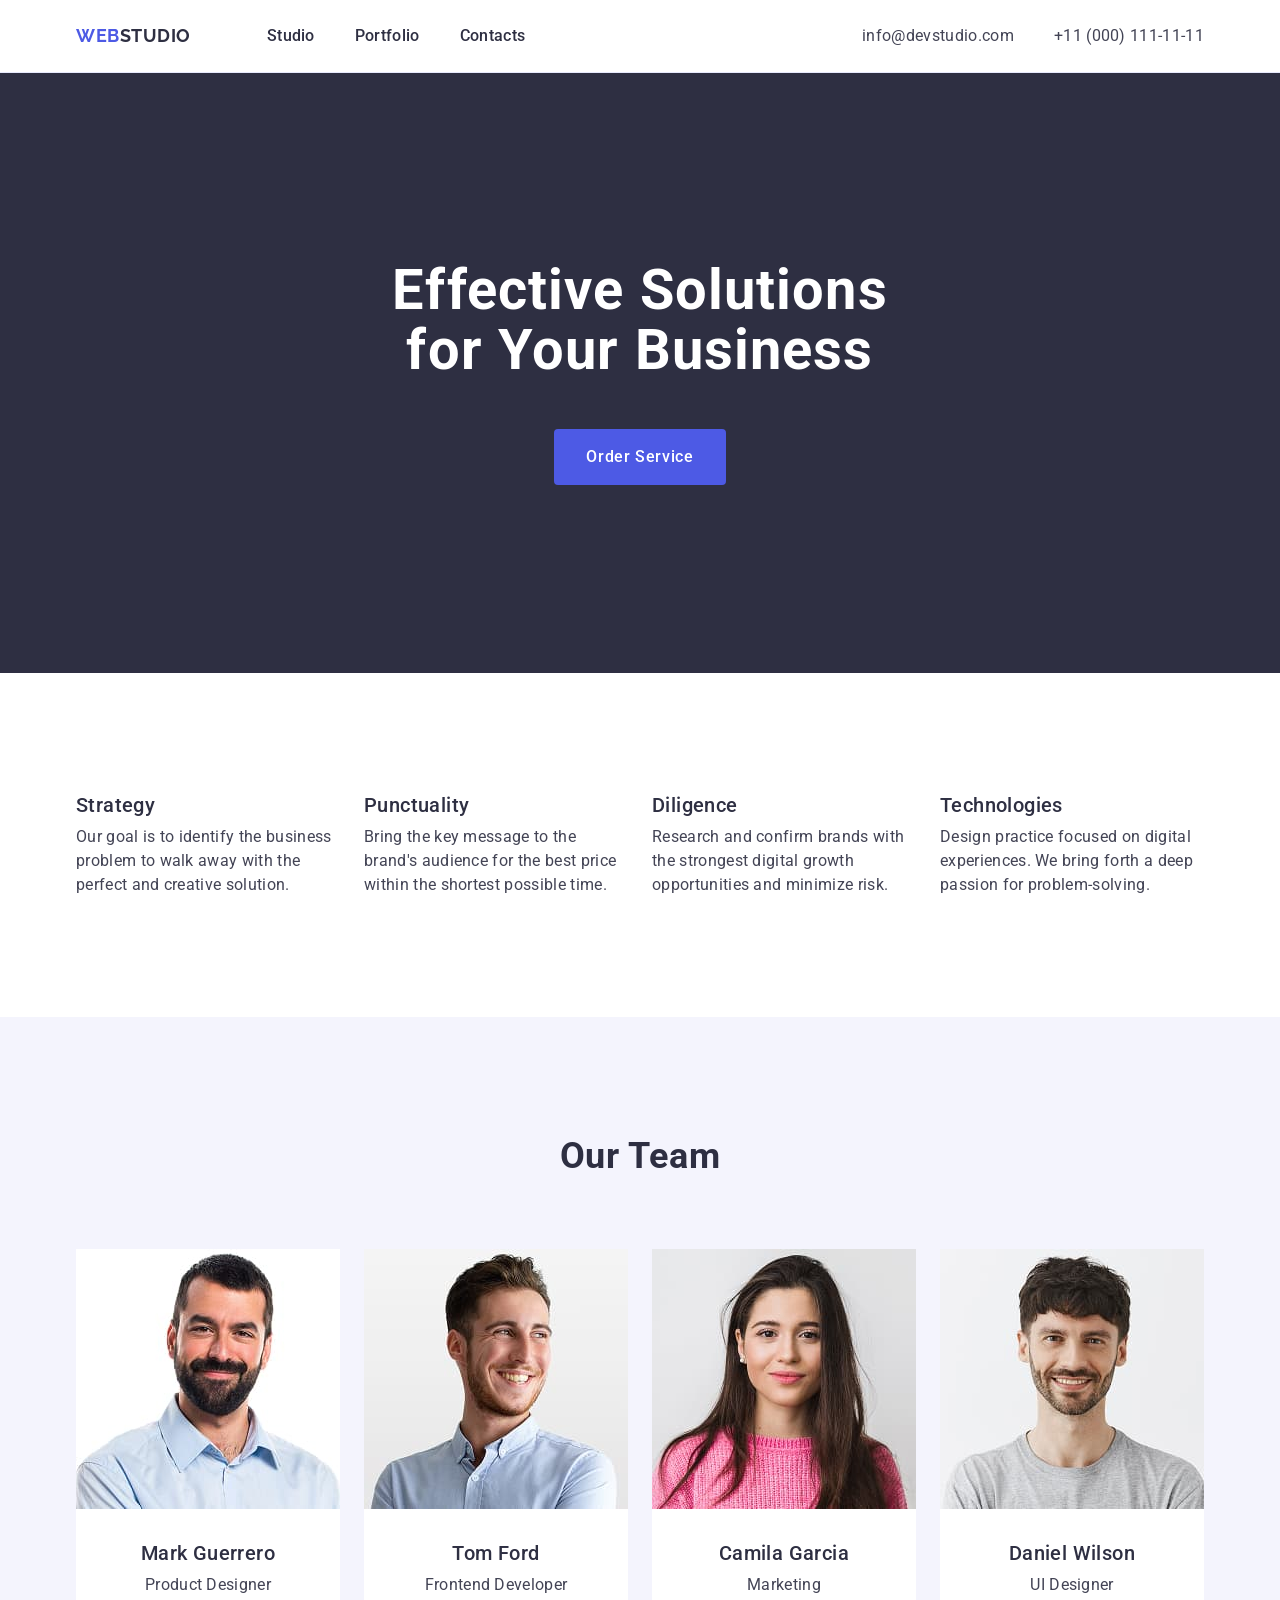
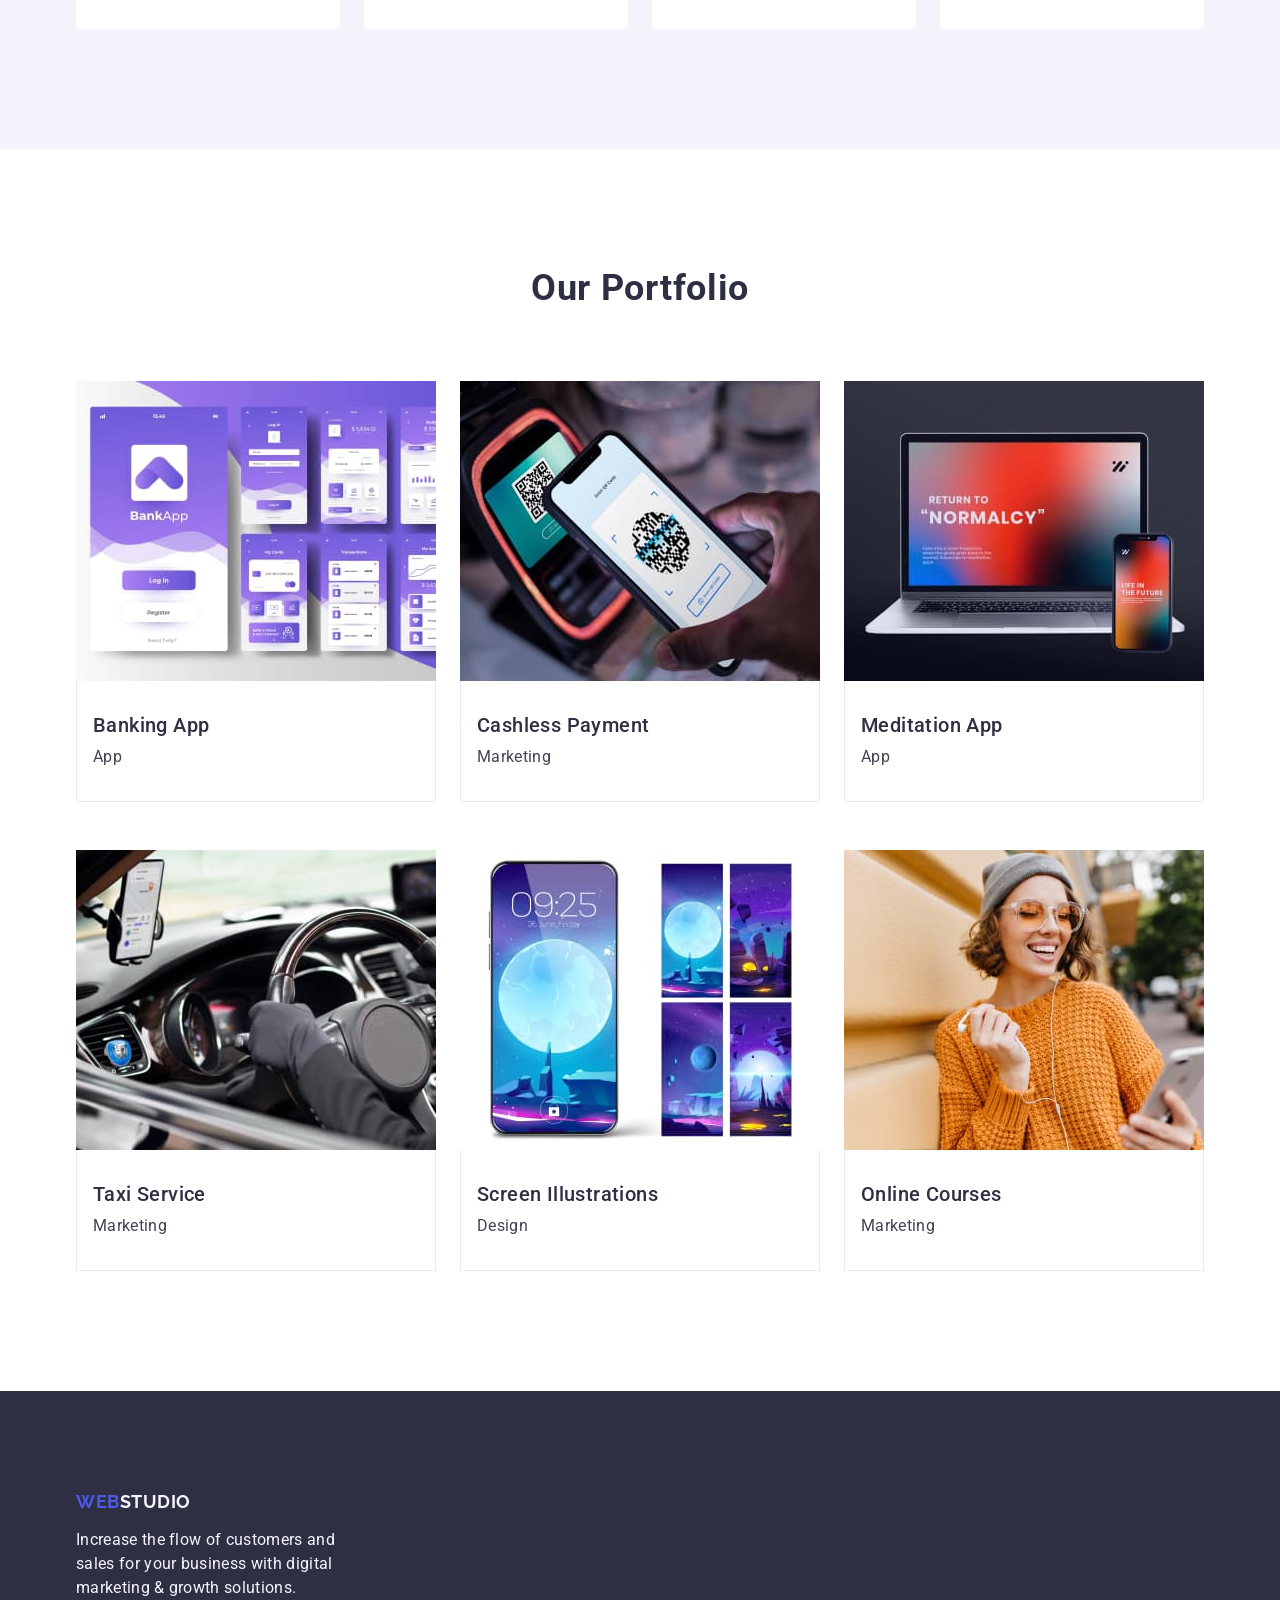
<file: index.html>
<!DOCTYPE html>
<html lang="en">
  <head>
    <meta charset="UTF-8" />
    <meta name="viewport" content="width=device-width, initial-scale=1.0" />
    <title>Web Studio</title>
    <link rel="preconnect" href="https://fonts.googleapis.com" />
    <link rel="preconnect" href="https://fonts.gstatic.com" crossorigin />
    <link
      href="https://fonts.googleapis.com/css2?family=Raleway:wght@700&family=Roboto:wght@400;500;700&display=swap"
      rel="stylesheet"
    />
    <link
      rel="stylesheet"
      href="https://cdn.jsdelivr.net/npm/modern-normalize@2.0.0/modern-normalize.min.css"
    />
    <link rel="stylesheet" href="./css/styles.css" />
  </head>
  <body>
    <div class="page-container">
      <header class="header">
        <div class="container header-container">
          <nav class="navigation">
            <a href="./index.html" class="logo header-link"
              >Web<span class="logo-text">Studio</span></a
            >

            <ul class="nav-list">
              <li>
                <a href="./index.html" class="nav-link header-link">Studio</a>
              </li>
              <li><a href="" class="nav-link header-link">Portfolio</a></li>
              <li><a href="" class="nav-link header-link">Contacts</a></li>
            </ul>
          </nav>

          <address class="contacts">
            <ul class="contacts-list">
              <li>
                <a
                  href="mailto:info@devstudio.com"
                  class="contacts-link header-link"
                  >info@devstudio.com</a
                >
              </li>
              <li>
                <a href="tel:+110001111111" class="contacts-link header-link"
                  >+11 (000) 111-11-11</a
                >
              </li>
            </ul>
          </address>
        </div>
      </header>

      <main>
        <!-- Hero -->
        <section class="hero">
          <div class="container">
            <h1 class="hero-title">Effective Solutions for Your Business</h1>
            <button type="button" class="hero-button">Order Service</button>
          </div>
        </section>

        <!-- Peculiarities -->
        <section class="section">
          <div class="container">
            <!-- This h2 heading should be hided with visually hidden for semantic -->
            <h2 class="visually-hidden">Peculiarities</h2>
            <ul class="peculiarities-list">
              <li class="peculiarities-item">
                <h3 class="peculiarities-card-title">Strategy</h3>
                <p class="peculiarities-card-text">
                  Our goal is to identify the business problem to walk away with
                  the perfect and creative solution.
                </p>
              </li>
              <li class="peculiarities-item">
                <h3 class="peculiarities-card-title">Punctuality</h3>
                <p class="peculiarities-card-text">
                  Bring the key message to the brand's audience for the best
                  price within the shortest possible time.
                </p>
              </li>
              <li class="peculiarities-item">
                <h3 class="peculiarities-card-title">Diligence</h3>
                <p class="peculiarities-card-text">
                  Research and confirm brands with the strongest digital growth
                  opportunities and minimize risk.
                </p>
              </li>
              <li class="peculiarities-item">
                <h3 class="peculiarities-card-title">Technologies</h3>
                <p class="peculiarities-card-text">
                  Design practice focused on digital experiences. We bring forth
                  a deep passion for problem-solving.
                </p>
              </li>
            </ul>
          </div>
        </section>

        <!-- Our Team -->
        <section class="section team">
          <div class="container">
            <h2 class="section-title">Our team</h2>
            <ul class="team-list">
              <li class="team-list-item">
                <img
                  src="./images/teamMember1.jpg"
                  alt="Mark Guerrero portrait"
                  width="264"
                  height="260"
                />
                <div class="team-card-footer">
                  <h3 class="card-title">Mark Guerrero</h3>
                  <p class="team-card-text">Product Designer</p>
                </div>
              </li>
              <li class="team-list-item">
                <img
                  src="./images/teamMember2.jpg"
                  alt="Tom Ford portrait"
                  width="264"
                  height="260"
                />
                <div class="team-card-footer">
                  <h3 class="card-title">Tom Ford</h3>
                  <p class="team-card-text">Frontend Developer</p>
                </div>
              </li>
              <li class="team-list-item">
                <img
                  src="./images/teamMember3.jpg"
                  alt="Camila Garcia portrait"
                  width="264"
                  height="260"
                />
                <div class="team-card-footer">
                  <h3 class="card-title">Camila Garcia</h3>
                  <p class="team-card-text">Marketing</p>
                </div>
              </li>
              <li class="team-list-item">
                <img
                  src="./images/teamMember4.jpg"
                  alt="Daniel Wilson portrait"
                  width="264"
                  height="260"
                />
                <div class="team-card-footer">
                  <h3 class="card-title">Daniel Wilson</h3>
                  <p class="team-card-text">UI Designer</p>
                </div>
              </li>
            </ul>
          </div>
        </section>

        <!-- Portfolio -->
        <section class="section">
          <div class="container">
            <h2 class="section-title">Our Portfolio</h2>
            <ul class="portfolio-list">
              <li class="portfolio-list-item">
                <img
                  src="./images/bankingApp.jpg"
                  alt="Banking App view"
                  width="360"
                  height="300"
                />
                <div class="portfolio-card-footer">
                  <h3 class="card-title">Banking App</h3>
                  <p class="portfolio-card-text">App</p>
                </div>
              </li>
              <li class="portfolio-list-item">
                <img
                  src="./images/cashless.jpg"
                  alt="Mobile phone and terminal"
                  width="360"
                  height="300"
                />
                <div class="portfolio-card-footer">
                  <h3 class="card-title">Cashless Payment</h3>
                  <p class="portfolio-card-text">Marketing</p>
                </div>
              </li>
              <li class="portfolio-list-item">
                <img
                  src="./images/meditation.jpg"
                  alt="Laptop and mobile device with Meditation App Home page"
                  width="360"
                  height="300"
                />
                <div class="portfolio-card-footer">
                  <h3 class="card-title">Meditation App</h3>
                  <p class="portfolio-card-text">App</p>
                </div>
              </li>
              <li class="portfolio-list-item">
                <img
                  src="./images/taxi.jpg"
                  alt="Taxi driver in the car"
                  width="360"
                  height="300"
                />
                <div class="portfolio-card-footer">
                  <h3 class="card-title">Taxi Service</h3>
                  <p class="portfolio-card-text">Marketing</p>
                </div>
              </li>
              <li class="portfolio-list-item">
                <img
                  src="./images/illustrations.jpg"
                  alt="Mobile device and screen illustrations"
                  width="360"
                  height="300"
                />
                <div class="portfolio-card-footer">
                  <h3 class="card-title">Screen Illustrations</h3>
                  <p class="portfolio-card-text">Design</p>
                </div>
              </li>
              <li class="portfolio-list-item">
                <img
                  src="./images/courses.jpg"
                  alt="The girl with mobile device"
                  width="360"
                  height="300"
                />
                <div class="portfolio-card-footer">
                  <h3 class="card-title">Online Courses</h3>
                  <p class="portfolio-card-text">Marketing</p>
                </div>
              </li>
            </ul>
          </div>
        </section>
      </main>

      <footer class="footer">
        <div class="container">
          <a href="./index.html" class="logo footer-logo"
            >Web<span class="logo-text secondary-logo-text">Studio</span></a
          >
          <p class="footer-text">
            Increase the flow of customers and sales for your business with
            digital marketing & growth solutions.
          </p>
        </div>
      </footer>
    </div>
  </body>
</html>
</file>
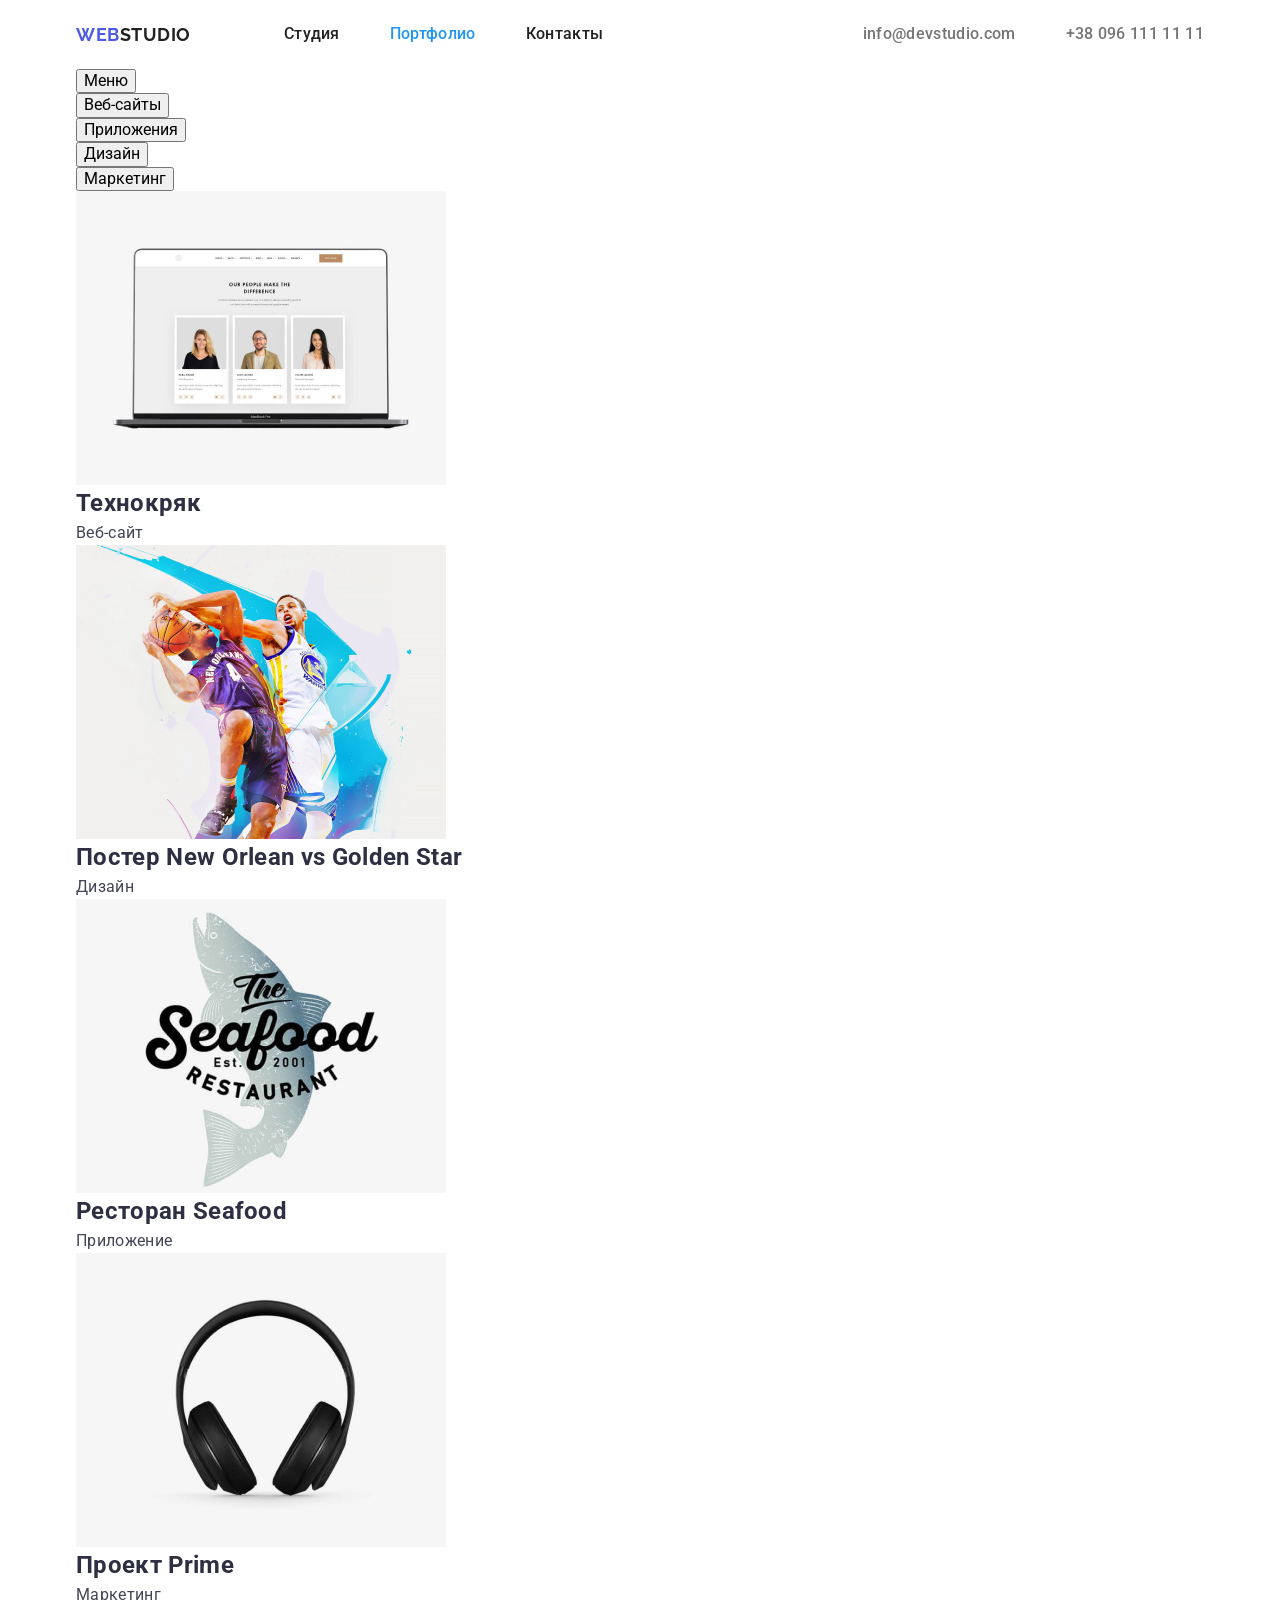
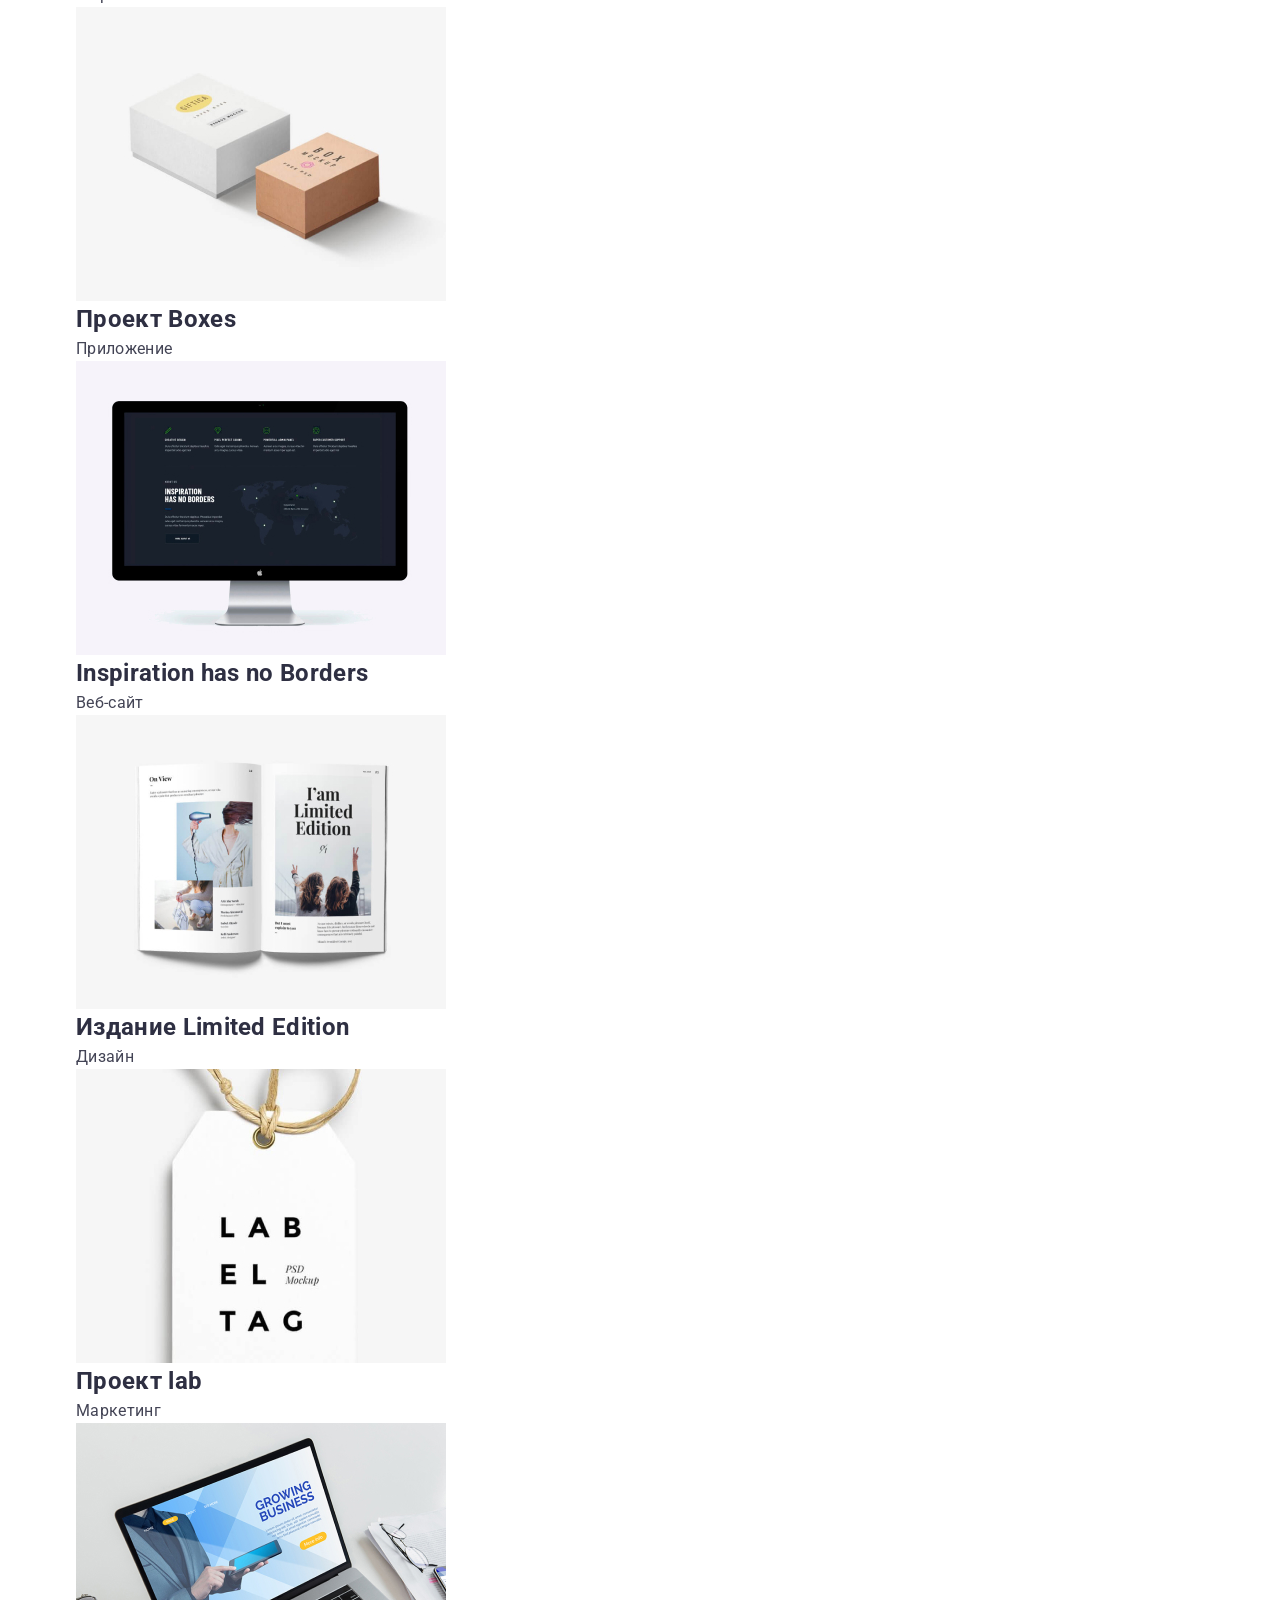
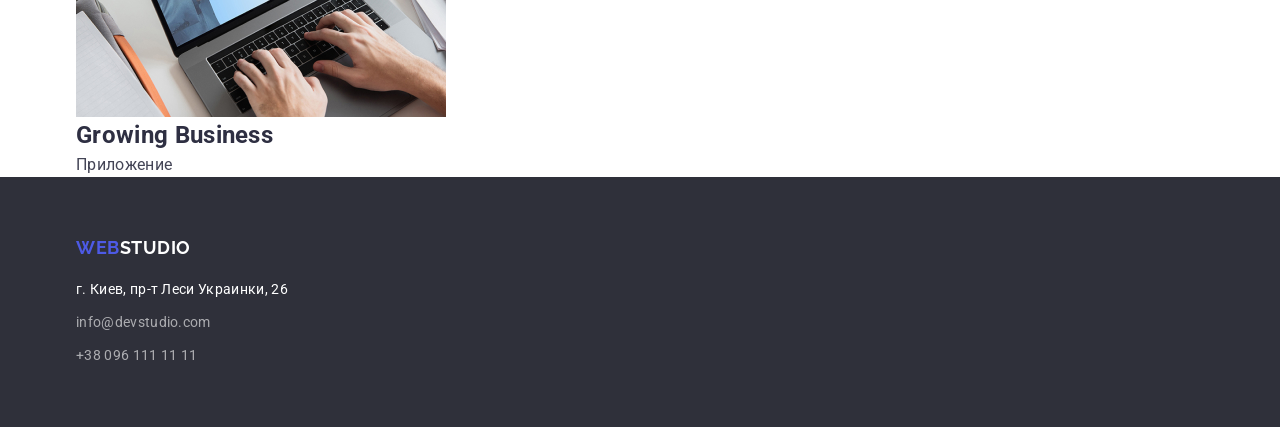
<file: portfolio.html>
<!DOCTYPE html>
<html lang="ru">
  <head>
    <meta charset="UTF-8" />
    <meta name="viewport" content="width=device-width, initial-scale=1.0" />
    <title>Портфолио</title>
    <link rel="preconnect" href="https://fonts.gstatic.com" />
    <link
      href="https://fonts.googleapis.com/css2?family=Raleway:wght@700&family=Roboto:wght@400;500;700;900&display=swap"
      rel="stylesheet"
    />
    <link
      rel="stylesheet"
      href="https://cdnjs.cloudflare.com/ajax/libs/modern-normalize/1.0.0/modern-normalize.min.css"
    />
    <link rel="stylesheet" href="./css/common.css" />
    <link rel="stylesheet" href="./css/styles.css" />
  </head>
  <body>
    <header class="header-page">
      <div class="container header-container">
        <nav class="nav-container">
          <a href="./index.html" class="logo logo-for-header">Web<span class="logo-header">Studio</span></a>

          <ul class="site-nav list">
            <li class="site-nav-item"><a href="./index.html" class="link">Студия</a></li>
            <li class="site-nav-item"><a href="./portfolio.html" class="link current">Портфолио</a></li>
            <li class="site-nav-item"><a href="#" class="link">Контакты</a></li>
          </ul>
        </nav>

        <ul class="site-contacts list">
          <li class="site-contacts-item mail-with-margin">
            <a href="mailto:info@devstudio.com" class="link-contacts">info@devstudio.com</a>
          </li>
          <li class="site-contacts-item"><a href="tel:+380961111111" class="link-contacts">+38 096 111 11 11</a></li>
        </ul>
      </div>
    </header>

    <main>
      <section class="portfolio-section">
        <div class="container">
          <h1 class="visually-hidden">Портфолио</h1>
          <!-- Меню кнопок-фильтров -->
          <ul class="filter-list list">
            <li>
              <button type="button" class="button">Меню</button>
            </li>
            <li>
              <button type="button" class="button">Веб-сайты</button>
            </li>
            <li>
              <button type="button" class="button">Приложения</button>
            </li>
            <li>
              <button type="button" class="button">Дизайн</button>
            </li>
            <li>
              <button type="button" class="button">Маркетинг</button>
            </li>
          </ul>

          <!-- Список примеров работ -->

          <ul class="example-list list">
            <li class="item">
              <a href="#" class="link">
                <div class="content">
                  <img
                    src="./img/portfolio-1.jpg"
                    alt="Главная страница веб-сайта"
                    width="370"
                    height="294"
                    class="img examples-img"
                  />
                </div>
                <div class="card-footer">
                  <h2 class="title">Технокряк</h2>
                  <p class="text">Веб-сайт</p>
                </div>
              </a>
            </li>
            <li class="item">
              <a href="#" class="link">
                <div class="content">
                  <img
                    src="./img/portfolio-2.jpg"
                    alt="Два баскетболиста борются за мяч"
                    width="370"
                    height="294"
                    class="img examples-img"
                  />
                </div>

                <div class="card-footer">
                  <h2 class="title">Постер <span lang="en">New Orlean vs Golden Star</span></h2>
                  <p class="text">Дизайн</p>
                </div>
              </a>
            </li>
            <li class="item">
              <a href="#" class="link">
                <div class="content">
                  <img
                    src="./img/portfolio-3.jpg"
                    alt="Логотип ресторана Seafood"
                    width="370"
                    height="294"
                    class="img examples-img"
                  />
                </div>
                <div class="card-footer">
                  <h2 class="title">Ресторан <span lang="en">Seafood</span></h2>
                  <p class="text">Приложение</p>
                </div>
              </a>
            </li>
            <li class="item">
              <a href="#" class="link">
                <div class="content">
                  <img
                    src="./img/portfolio-4.jpg"
                    alt="Накладные наушники"
                    width="370"
                    height="294"
                    class="img examples-img"
                  />
                </div>
                <div class="card-footer">
                  <h2 class="title">Проект <span lang="en">Prime</span></h2>
                  <p class="text">Маркетинг</p>
                </div>
              </a>
            </li>
            <li class="item">
              <a href="#" class="link">
                <div class="content">
                  <img
                    src="./img/portfolio-5.jpg"
                    alt="Одна большая и одна маленькая коробочки"
                    width="370"
                    height="294"
                    class="img examples-img"
                  />
                </div>
                <div class="card-footer">
                  <h2 class="title">Проект <span lang="en">Boxes</span></h2>
                  <p class="text">Приложение</p>
                </div>
              </a>
            </li>
            <li class="item">
              <a href="#" class="link">
                <div class="content">
                  <img
                    src="./img/portfolio-6.jpg"
                    alt="Главная страница веб-сайта"
                    width="370"
                    height="294"
                    class="img examples-img"
                  />
                </div>
                <div class="card-footer">
                  <h2 class="title"><span lang="en">Inspiration has no Borders</span></h2>
                  <p class="text">Веб-сайт</p>
                </div>
              </a>
            </li>
            <li class="item">
              <a href="#" class="link">
                <div class="content">
                  <img
                    src="./img/potfolio-7.jpg"
                    alt="Разворот книги"
                    width="370"
                    height="294"
                    class="img examples-img"
                  />
                </div>
                <div class="card-footer">
                  <h2 class="title">Издание <span lang="en">Limited Edition</span></h2>
                  <p class="text">Дизайн</p>
                </div>
              </a>
            </li>
            <li class="item">
              <a href="#" class="link">
                <div class="content">
                  <img src="./img/portfolio-8.jpg" alt="Бирка" width="370" height="294" class="img examples-img" />
                </div>
                <div class="card-footer">
                  <h2 class="title">Проект <span lang="en">lab</span></h2>
                  <p class="text">Маркетинг</p>
                </div>
              </a>
            </li>
            <li class="item">
              <a href="#" class="link">
                <div class="content">
                  <img
                    src="./img/portfolio-9.jpg"
                    alt="Ноутбук на котором набирают текст"
                    width="370"
                    height="294"
                    class="img examples-img"
                  />
                </div>
                <div class="card-footer">
                  <h2 lang="en" class="title">Growing Business</h2>
                  <p class="text">Приложение</p>
                </div>
              </a>
            </li>
          </ul>
        </div>
      </section>
    </main>

    <footer class="footer-page">
      <div class="container">
        <div class="footer-container">
          <a href="./index.html" class="logo logo-for-footer">Web<span class="logo-footer">Studio</span></a>
          <address class="address-container">
            <ul class="address-list list">
              <li class="address-list-item">
                <a href="https://goo.gl/maps/Ahhb2B3hDKV3ZpVi9" class="text" target="_blank" rel="noopener noreferrer"
                  >г. Киев, пр-т Леси Украинки, 26</a
                >
              </li>
              <li class="address-list-item"><a href="mailto:info@devstudio.com" class="link">info@devstudio.com</a></li>
              <li class="address-list-item"><a href="tel:+380961111111" class="link">+38 096 111 11 11</a></li>
            </ul>
          </address>
        </div>
      </div>
    </footer>
  </body>
</html>
</file>
<file: css/styles.css>
/* Common styles */

body {
  background-color: var(--primary-bg-color);
  color: var(--slate-color);

  font-family: Roboto, sans-serif;
  font-weight: 400;
  letter-spacing: 0.32px;
  font-size: 16px;
  line-height: 1.5;
}

:root {
  --iris-color: #4d5ae5;
  --ocean-color: #404bbf;
  --navy-blue-color: #2e2f42;
  --primary-bg-color: #ffffff;
  --white-color: #ffffff;
  --green-color: #31d0aa;
  --slate-color: #434455;
  --light-slate-color: #8e8f99;
  --cornflower-color: #e7e9fc;
  --cloud-color: #f4f4fd;
  --navy-blue-modal: rgba(46, 47, 66, 0.4);
  --grey-color: rgba(46, 47, 66, 0.7);
  --dairy-color: rgba(46, 47, 66, 0.4);
}

a {
  text-decoration: none;
  color: currentColor;
}

ul,
ol {
  list-style-type: none;
  margin-top: 0;
  margin-bottom: 0;
  padding-left: 0;
}

button {
  cursor: pointer;
}

h1,
h2,
h3,
h4,
h5,
h6 {
  color: var(--navy-blue-color);
  margin-top: 0;
  margin-bottom: 0;
}

p {
  margin-top: 0;
  margin-bottom: 0;
}

img {
  display: block;
  max-width: 100%;
  object-fit: cover;
}

.page-container {
  min-height: 100vh;
  display: flex;
  flex-direction: column;
}

main {
  flex-grow: 1;
}

.section {
  padding-top: 120px;
  padding-bottom: 120px;
}

.container {
  max-width: 1158px;
  padding-left: 15px;
  padding-right: 15px;
  margin-left: auto;
  margin-right: auto;
}

.visually-hidden {
  position: absolute;
  width: 1px;
  height: 1px;
  margin: -1px;
  border: 0;
  padding: 0;
  white-space: nowrap;
  clip-path: inset(100%);
  clip: rect(0, 0, 0, 0);
  overflow: hidden;
}

/* index.html styles */

.section-title {
  font-size: 36px;
  line-height: 1.11;
  letter-spacing: 0.72px;
  text-align: center;
  text-transform: capitalize;
  margin-bottom: 72px;
}

.card-title {
  font-size: 20px;
  font-weight: 500;
  line-height: 1.2;
  letter-spacing: 0.4px;
  margin-bottom: 8px;
}

/* Header */

.header {
  border-bottom: 1px solid var(--cornflower-color);
}

.header-container {
  display: flex;
  align-items: center;
}

.navigation {
  display: flex;
  align-items: center;
  margin-right: auto;
}

.header-link {
  display: inline-block;
  padding: 24px 0;
}

.logo {
  display: block;
  margin-right: 76px;
  font-family: Raleway, sans-serif;
  color: var(--iris-color);
  font-size: 18px;
  font-weight: 700;
  line-height: 1.17;
  letter-spacing: 0.54px;
  text-transform: uppercase;
}

.logo-text {
  color: var(--navy-blue-color);
}

.nav-list {
  display: flex;
  gap: 40px;
}

.nav-link {
  color: var(--navy-blue-color);
  font-weight: 500;
  font-style: normal;
}

.nav-link:hover,
.nav-link:focus {
  color: var(--ocean-color);
}

.contacts {
  font-style: normal;
}

.contacts-list {
  display: flex;
  gap: 40px;
}

.address-link:hover,
.address-link:focus {
  color: var(--ocean-color);
}

/* Hero section */

.hero {
  background-color: var(--navy-blue-color);
  padding: 188px 0;
}

.hero-title {
  max-width: 496px;
  font-size: 56px;
  color: var(--white-color);
  line-height: 1.07;
  text-align: center;
  letter-spacing: 0.02em;
  margin-bottom: 48px;
  margin-left: auto;
  margin-right: auto;
}

.hero-button {
  display: block;
  background-color: var(--iris-color);
  color: var(--white-color);
  font-weight: 500;
  line-height: 1.5;
  letter-spacing: 0.04em;
  border: none;
  border-radius: 4px;
  padding: 16px 32px;
  margin-left: auto;
  margin-right: auto;
  min-width: 169px;
}

.hero-button:hover,
.hero-button:focus {
  background-color: var(--ocean-color);
}

/* Peculiarities section */

.peculiarities-list {
  display: flex;
  gap: 24px;
  flex-wrap: wrap;
}

.peculiarities-card-title {
  font-size: 20px;
  font-weight: 500;
  line-height: 1.2;
  letter-spacing: 0.4px;
  margin-bottom: 8px;
}

.peculiarities-item {
  width: calc((100% - 3 * 24px) / 4);
}

.peculiarities-card-text {
  letter-spacing: 0.02em;
}

/* Our Team section */

.team {
  background-color: var(--cloud-color);
}

.team-list {
  display: flex;
  gap: 24px;
  flex-wrap: wrap;
}

.team-list-item {
  background-color: var(--white-color);
  width: calc((100% - 3 * 24px) / 4);
  border-radius: 0 0 4px 4px;
}

.team-card-footer {
  padding-top: 32px;
  padding-bottom: 32px;
}

.team-list-item h3 {
  text-align: center;
}

.team-card-text {
  font-size: 16px;
  text-align: center;
}

/* Portfolio section */

.portfolio-list {
  display: flex;
  column-gap: 24px;
  row-gap: 48px;
  flex-wrap: wrap;
}

.portfolio-list-item {
  width: calc((100% - 2 * 24px) / 3);
}

.portfolio-card-footer {
  padding: 32px 16px;
  border-right: 1px solid var(--cornflower-color);
  border-bottom: 1px solid var(--cornflower-color);
  border-left: 1px solid var(--cornflower-color);
}

.portfolio-card-text {
}

/* Footer */

.footer {
  background-color: var(--navy-blue-color);
  padding: 100px 0;
}

.footer-logo {
  display: inline-block;
  margin-bottom: 16px;
}

.secondary-logo-text {
  color: var(--cloud-color);
}

.footer-text {
  color: var(--cloud-color);
  width: 270px;
}
</file>
<file: css/common.css>
body {
  background-color: var(--primary-bg-color);
  color: var(--text-main-color);

  font-family: Roboto, sans-serif;
  font-weight: 400;
  letter-spacing: 0.03em;
  font-size: 14px;
  line-height: 1.7;
}

:root {
  --text-main-color: #757575;
  --title-text-color: #212121;
  --accent-color: #2196f3;
  --primary-bg-color: #ffffff;
  --secondary-bg-color: #2f303a;
  --primary-white-color: #ffffff;
  --secondary-white-color: rgba(255, 255, 255, 0.6);
  --primary-bg-button: #f5f4fa;
}

/* основной цвет фона #FFFFFF */
/* цвет основного текста #757575 */
/*вторичный цвет #212121 */
/* акцент #2196F3 */
/* белый #FFFFFF */
/*белый с прозрачностью rgba(255, 255, 255, 0.6) */
/* цвет фона шапки и футера #2F303A */
/* вторичный цвет фона #F5F4FA */
/* 1200*/

h1,
h2,
h3,
h4,
h5,
h6 {
  margin: 0;
}

ul,
ol {
  margin: 0;
  padding: 0;
}

p {
  margin: 0;
}

.img {
  display: block;
  max-width: 100%;
  height: auto;
}

.list {
  list-style: none;
}

.link {
  text-decoration: none;
}

.container {
  width: 1200px;
  padding-left: 15px;
  padding-right: 15px;
  margin-left: auto;
  margin-right: auto;
  /* outline: 2px solid tomato; */
}

/* ======== HEADER ======== */
/* ======== Site-nav ======== */

.container.header-container {
  display: flex;
  align-items: center;
  padding-top: 24px;
  padding-bottom: 24px;
}

.nav-container {
  display: flex;
  align-items: center;

  margin-right: auto;
}

.logo {
  color: #2196f3;
  text-decoration: none;

  font-family: Raleway;
  font-weight: 700;
  font-size: 26px;
  line-height: 1.2;
}

.logo.logo-for-header {
  margin-right: 93px;
}

.logo-header {
  color: #212121;
}

.site-nav {
  font-weight: 500;
  line-height: 1.14;
  letter-spacing: 0.02em;

  display: flex;
}

.site-nav-item {
  margin-right: 50px;
}

.site-nav-item:last-child {
  margin-right: 0;
}

.site-nav .link {
  color: var(--title-text-color);
  text-decoration: none;
  display: block;
}

.site-nav .link:hover,
.site-nav .link:focus {
  color: var(--accent-color);
}

.site-nav .link.current {
  color: var(--accent-color);
}

/* Contacts */

.site-contacts {
  font-weight: 500;
  line-height: 1.14;
  letter-spacing: 0.02em;

  display: flex;
}

.site-contacts .link-contacts {
  color: var(--text-main-color);
  text-decoration: none;
}

.site-contacts .link-contacts:hover,
.site-contacts .link-contacts:focus {
  color: var(--accent-color);
}

.mail-with-margin {
  margin-right: 50px;
}

/* ======== END HEADER ======== */

/* ======== FOOTER ======== */

.footer-container {
  display: flex;
  flex-direction: column;
  padding-top: 60px;
  padding-bottom: 60px;
  width: 270px;
}

.logo.logo-for-footer {
  display: flex;
  margin-bottom: 20px;
}

.logo-footer {
  color: #ffffff;
}

.footer-page {
  background-color: var(--secondary-bg-color);
}

.address-container {
  display: flex;
}

.address-list {
  font-style: normal;
  font-size: 14px;
  line-height: 1.7;

  display: flex;
  flex-direction: column;
}

.address-list-item {
  margin-bottom: 9px;
}

.address-list-item:last-child {
  margin-bottom: 0;
}

.address-list-item .text {
  color: var(--primary-white-color);
  text-decoration: none;
}

.address-list-item .link {
  color: var(--secondary-white-color);
  text-decoration: none;
}

/* ======== END FOOTER ======== */

/* Hidden header */

.visually-hidden {
  position: absolute !important;
  clip: rect(1px 1px 1px 1px);
  clip: rect(1px, 1px, 1px, 1px);
  padding: 0 !important;
  border: 0 !important;
  height: 1px !important;
  width: 1px !important;
  overflow: hidden;
}

/* ======== END FOOTER ======== */
</file>
